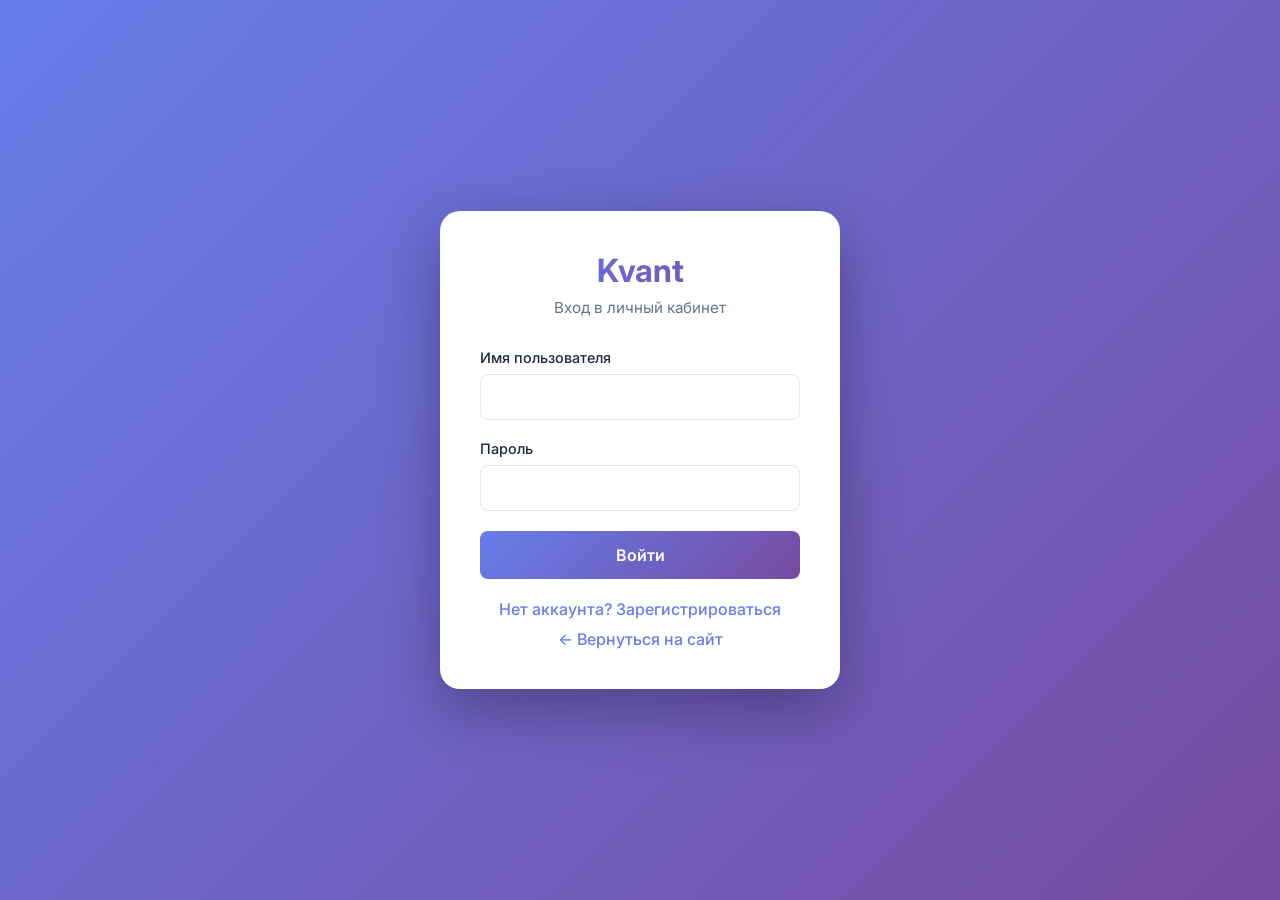
<file: src/main/resources/static/login.html>
<!DOCTYPE html>
<html lang="ru">
<head>
    <meta charset="UTF-8">
    <meta name="viewport" content="width=device-width, initial-scale=1.0">
    <title>Вход - Kvant</title>
    <link href="https://fonts.googleapis.com/css2?family=Inter:wght@400;500;600;700&display=swap" rel="stylesheet">
    <style>
        * {
            margin: 0;
            padding: 0;
            box-sizing: border-box;
        }

        body {
            font-family: 'Inter', -apple-system, BlinkMacSystemFont, 'Segoe UI', Roboto, sans-serif;
            background: linear-gradient(135deg, #667eea 0%, #764ba2 100%);
            min-height: 100vh;
            display: flex;
            align-items: center;
            justify-content: center;
            padding: 20px;
        }

        .login-container {
            background: white;
            border-radius: 20px;
            padding: 40px;
            box-shadow: 0 20px 60px rgba(0, 0, 0, 0.3);
            width: 100%;
            max-width: 400px;
        }

        .logo {
            text-align: center;
            font-size: 2rem;
            font-weight: 700;
            background: linear-gradient(135deg, #667eea 0%, #764ba2 100%);
            -webkit-background-clip: text;
            -webkit-text-fill-color: transparent;
            background-clip: text;
            margin-bottom: 8px;
        }

        .subtitle {
            text-align: center;
            color: #64748b;
            margin-bottom: 32px;
            font-size: 0.95rem;
        }

        .form-group {
            margin-bottom: 20px;
        }

        .form-group label {
            display: block;
            margin-bottom: 8px;
            font-weight: 500;
            color: #1e293b;
            font-size: 0.9rem;
        }

        .form-group input {
            width: 100%;
            padding: 12px 16px;
            border: 1px solid #e2e8f0;
            border-radius: 8px;
            font-size: 1rem;
            font-family: inherit;
            transition: border-color 0.3s;
        }

        .form-group input:focus {
            outline: none;
            border-color: #667eea;
        }

        .btn {
            width: 100%;
            padding: 14px;
            border: none;
            border-radius: 8px;
            font-size: 1rem;
            font-weight: 600;
            cursor: pointer;
            transition: all 0.3s;
            font-family: inherit;
        }

        .btn-primary {
            background: linear-gradient(135deg, #667eea 0%, #764ba2 100%);
            color: white;
        }

        .btn-primary:hover {
            transform: translateY(-2px);
            box-shadow: 0 10px 20px rgba(102, 126, 234, 0.3);
        }

        .error {
            background: #fee2e2;
            color: #991b1b;
            padding: 12px 16px;
            border-radius: 8px;
            margin-bottom: 20px;
            font-size: 0.9rem;
        }

        .success {
            background: #d1fae5;
            color: #065f46;
            padding: 12px 16px;
            border-radius: 8px;
            margin-bottom: 20px;
            font-size: 0.9rem;
        }

        .back-link {
            text-align: center;
            margin-top: 20px;
        }

        .back-link a {
            color: #667eea;
            text-decoration: none;
            font-weight: 500;
        }

        .back-link a:hover {
            text-decoration: underline;
        }
    </style>
</head>
<body>
    <div class="login-container">
        <div class="logo">Kvant</div>
        <p class="subtitle">Вход в личный кабинет</p>
        
        <div id="message"></div>
        
        <form id="loginForm" action="/login" method="post">
            <div class="form-group">
                <label for="username">Имя пользователя</label>
                <input type="text" id="username" name="username" required autocomplete="username">
            </div>
            
            <div class="form-group">
                <label for="password">Пароль</label>
                <input type="password" id="password" name="password" required autocomplete="current-password">
            </div>
            
            <button type="submit" class="btn btn-primary">Войти</button>
        </form>
        
        <div class="back-link">
            <a href="/register.html">Нет аккаунта? Зарегистрироваться</a>
        </div>
        <div class="back-link" style="margin-top:10px;">
            <a href="/">← Вернуться на сайт</a>
        </div>
    </div>

    <script>
        const params = new URLSearchParams(window.location.search);
        if (params.get('error')) {
            document.getElementById('message').innerHTML = '<div class="error">Неверное имя пользователя или пароль</div>';
        }
    </script>
</body>
</html>
</file>
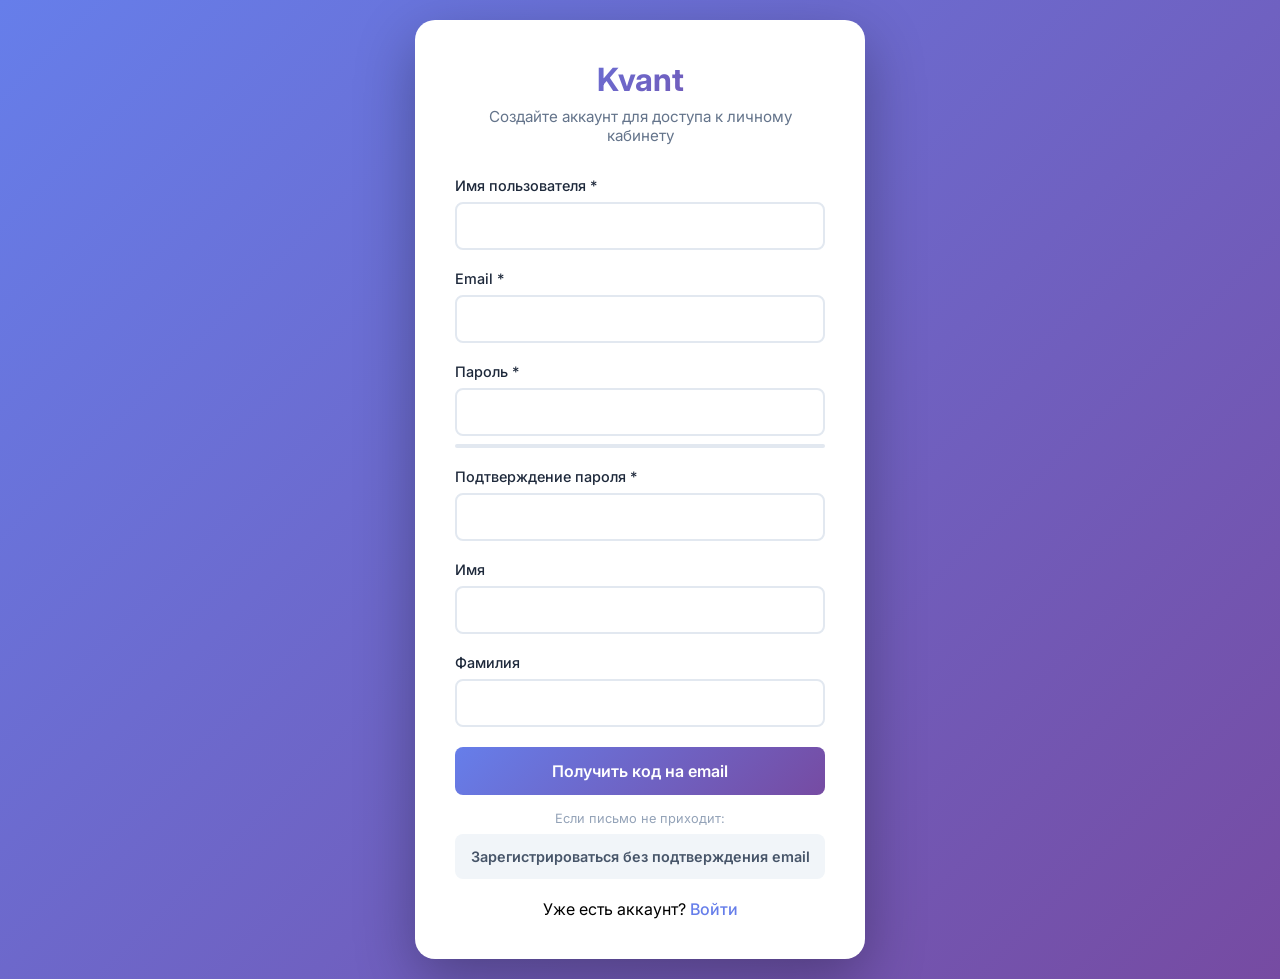
<file: src/main/resources/static/register.html>
<!DOCTYPE html>
<html lang="ru">
<head>
    <meta charset="UTF-8">
    <meta name="viewport" content="width=device-width, initial-scale=1.0">
    <title>Регистрация - Kvant</title>
    <link href="https://fonts.googleapis.com/css2?family=Inter:wght@400;500;600;700&display=swap" rel="stylesheet">
    <style>
        * {
            margin: 0;
            padding: 0;
            box-sizing: border-box;
        }

        body {
            font-family: 'Inter', -apple-system, BlinkMacSystemFont, 'Segoe UI', Roboto, sans-serif;
            background: linear-gradient(135deg, #667eea 0%, #764ba2 100%);
            min-height: 100vh;
            display: flex;
            align-items: center;
            justify-content: center;
            padding: 20px;
        }

        .register-container {
            background: white;
            border-radius: 20px;
            padding: 40px;
            box-shadow: 0 20px 60px rgba(0, 0, 0, 0.3);
            width: 100%;
            max-width: 450px;
        }

        .logo {
            text-align: center;
            font-size: 2rem;
            font-weight: 700;
            background: linear-gradient(135deg, #667eea 0%, #764ba2 100%);
            -webkit-background-clip: text;
            -webkit-text-fill-color: transparent;
            background-clip: text;
            margin-bottom: 8px;
        }

        .subtitle {
            text-align: center;
            color: #64748b;
            margin-bottom: 32px;
            font-size: 0.95rem;
        }

        .form-group {
            margin-bottom: 20px;
        }

        .form-group label {
            display: block;
            margin-bottom: 8px;
            font-weight: 500;
            color: #1e293b;
            font-size: 0.9rem;
        }

        .form-group input {
            width: 100%;
            padding: 12px 16px;
            border: 2px solid #e2e8f0;
            border-radius: 8px;
            font-size: 1rem;
            font-family: inherit;
            transition: border-color 0.3s;
        }

        .form-group input:focus {
            outline: none;
            border-color: #667eea;
        }

        .form-group input.error {
            border-color: #ef4444;
        }

        .form-group input.success {
            border-color: #10b981;
        }

        .error-msg {
            color: #ef4444;
            font-size: 0.8rem;
            margin-top: 6px;
            display: none;
        }

        .error-msg.visible {
            display: block;
        }

        .success-msg {
            color: #10b981;
            font-size: 0.8rem;
            margin-top: 6px;
            display: none;
        }

        .success-msg.visible {
            display: block;
        }

        .btn {
            width: 100%;
            padding: 14px;
            border: none;
            border-radius: 8px;
            font-size: 1rem;
            font-weight: 600;
            cursor: pointer;
            transition: all 0.3s;
            font-family: inherit;
        }

        .btn-primary {
            background: linear-gradient(135deg, #667eea 0%, #764ba2 100%);
            color: white;
        }

        .btn-primary:hover {
            transform: translateY(-2px);
            box-shadow: 0 10px 20px rgba(102, 126, 234, 0.3);
        }

        .btn-primary:disabled {
            opacity: 0.6;
            cursor: not-allowed;
            transform: none;
        }

        .back-link {
            text-align: center;
            margin-top: 20px;
        }

        .back-link a {
            color: #667eea;
            text-decoration: none;
            font-weight: 500;
        }

        .back-link a:hover {
            text-decoration: underline;
        }

        .password-strength {
            margin-top: 8px;
        }

        .password-strength-bar {
            height: 4px;
            background: #e2e8f0;
            border-radius: 2px;
            overflow: hidden;
        }

        .password-strength-fill {
            height: 100%;
            width: 0%;
            transition: width 0.3s, background-color 0.3s;
        }

        .password-strength-text {
            font-size: 0.8rem;
            margin-top: 4px;
            color: #64748b;
        }
    </style>
</head>
<body>
    <div class="register-container">
        <div class="logo">Kvant</div>
        <p class="subtitle">Создайте аккаунт для доступа к личному кабинету</p>

        <div id="message"></div>

        <!-- ШАГ 1: данные -->
        <div id="step1">
            <form id="registerForm">
                <div class="form-group">
                    <label for="username">Имя пользователя *</label>
                    <input type="text" id="username" name="username" required autocomplete="username" minlength="3" maxlength="20">
                    <div class="error-msg" id="usernameError"></div>
                    <div class="success-msg" id="usernameSuccess">Имя пользователя доступно</div>
                </div>

                <div class="form-group">
                    <label for="email">Email *</label>
                    <input type="email" id="email" name="email" required autocomplete="email">
                    <div class="error-msg" id="emailError"></div>
                    <div class="success-msg" id="emailSuccess">Email доступен</div>
                </div>

                <div class="form-group">
                    <label for="password">Пароль *</label>
                    <input type="password" id="password" name="password" required autocomplete="new-password" minlength="8">
                    <div class="error-msg" id="passwordError"></div>
                    <div class="password-strength">
                        <div class="password-strength-bar">
                            <div class="password-strength-fill" id="passwordStrengthFill"></div>
                        </div>
                        <div class="password-strength-text" id="passwordStrengthText"></div>
                    </div>
                </div>

                <div class="form-group">
                    <label for="confirmPassword">Подтверждение пароля *</label>
                    <input type="password" id="confirmPassword" name="confirmPassword" required autocomplete="new-password">
                    <div class="error-msg" id="confirmPasswordError"></div>
                </div>

                <div class="form-group">
                    <label for="firstName">Имя</label>
                    <input type="text" id="firstName" name="firstName" autocomplete="given-name">
                </div>

                <div class="form-group">
                    <label for="lastName">Фамилия</label>
                    <input type="text" id="lastName" name="lastName" autocomplete="family-name">
                </div>

                <button type="submit" class="btn btn-primary" id="sendCodeBtn">Получить код на email</button>
            </form>
            <div style="text-align:center;margin-top:16px;">
                <p style="color:#94a3b8;font-size:0.8rem;margin-bottom:8px;">Если письмо не приходит:</p>
                <button type="button" id="directRegisterBtn" class="btn" style="background:#f1f5f9;color:#475569;font-size:0.9rem;">
                    Зарегистрироваться без подтверждения email
                </button>
            </div>
        </div>

        <!-- ШАГ 2: ввод кода -->
        <div id="step2" style="display:none;">
            <div style="text-align:center;margin-bottom:24px;">
                                <p style="color:#1e293b;font-weight:600;font-size:1.05rem;">Проверьте почту</p>
                <p style="color:#64748b;font-size:0.9rem;margin-top:6px;">Код отправлен на <strong id="emailDisplay"></strong></p>
                <p style="color:#64748b;font-size:0.85rem;margin-top:4px;">Действителен 10 минут</p>
            </div>
            <form id="codeForm">
                <div class="form-group">
                    <label for="verifyCode" style="text-align:center;display:block;">Введите 6-значный код</label>
                    <input type="text" id="verifyCode" maxlength="6" inputmode="numeric" autocomplete="one-time-code"
                        style="text-align:center;font-size:1.8rem;letter-spacing:12px;font-weight:700;" placeholder="000000">
                    <div class="error-msg" id="codeError"></div>
                </div>
                <button type="submit" class="btn btn-primary" id="confirmBtn">Подтвердить и зарегистрироваться</button>
                <button type="button" id="resendBtn" class="btn" style="background:#f1f5f9;color:#475569;margin-top:12px;" disabled>
                    Отправить повторно (<span id="resendTimer">60</span>с)
                </button>
            </form>
            <div style="text-align:center;margin-top:16px;">
                <a href="#" id="backToStep1" style="color:#667eea;text-decoration:none;font-size:0.9rem;">← Изменить данные</a>
            </div>
        </div>

        <div class="back-link">
            Уже есть аккаунт? <a href="/login.html">Войти</a>
        </div>
    </div>

    <script>
        let usernameAvailable = false;
        let emailAvailable = false;
        let usernameTimeout, emailTimeout;
        let pendingEmail = '';
        let resendInterval = null;

        function showMsg(html) { document.getElementById('message').innerHTML = html; }
        function showError(text) { showMsg(`<div style="margin-bottom:16px;padding:12px 16px;background:#fee2e2;color:#991b1b;border-radius:8px;">${text}</div>`); }
        function showSuccess(text) { showMsg(`<div style="margin-bottom:16px;padding:12px 16px;background:#d1fae5;color:#065f46;border-radius:8px;">${text}</div>`); }

        // Проверка username
        document.getElementById('username').addEventListener('input', function(e) {
            const username = e.target.value;
            const err = document.getElementById('usernameError');
            const ok = document.getElementById('usernameSuccess');
            clearTimeout(usernameTimeout);
            if (username.length < 3) {
                err.textContent = 'Минимум 3 символа'; err.classList.add('visible');
                ok.classList.remove('visible'); e.target.classList.add('error'); usernameAvailable = false; return;
            }
            usernameTimeout = setTimeout(async () => {
                try {
                    const r = await fetch(`/api/auth/check-username?username=${encodeURIComponent(username)}`);
                    const d = await r.json();
                    if (d.available) {
                        err.classList.remove('visible'); ok.classList.add('visible');
                        e.target.classList.remove('error'); e.target.classList.add('success'); usernameAvailable = true;
                    } else {
                        err.textContent = 'Имя пользователя уже занято'; err.classList.add('visible');
                        ok.classList.remove('visible'); e.target.classList.remove('success'); e.target.classList.add('error'); usernameAvailable = false;
                    }
                } catch(ex) {}
            }, 500);
        });

        // Проверка email
        document.getElementById('email').addEventListener('input', function(e) {
            const email = e.target.value;
            const err = document.getElementById('emailError');
            const ok = document.getElementById('emailSuccess');
            clearTimeout(emailTimeout);
            if (!/^[^\s@]+@[^\s@]+\.[^\s@]+$/.test(email)) {
                err.textContent = 'Некорректный email'; err.classList.add('visible');
                ok.classList.remove('visible'); e.target.classList.add('error'); emailAvailable = false; return;
            }
            emailTimeout = setTimeout(async () => {
                try {
                    const r = await fetch(`/api/auth/check-email?email=${encodeURIComponent(email)}`);
                    const d = await r.json();
                    if (d.available) {
                        err.classList.remove('visible'); ok.classList.add('visible');
                        e.target.classList.remove('error'); e.target.classList.add('success'); emailAvailable = true;
                    } else {
                        err.textContent = 'Email уже зарегистрирован'; err.classList.add('visible');
                        ok.classList.remove('visible'); e.target.classList.remove('success'); e.target.classList.add('error'); emailAvailable = false;
                    }
                } catch(ex) {}
            }, 500);
        });

        // Надёжность пароля
        document.getElementById('password').addEventListener('input', function(e) {
            const p = e.target.value;
            let s = 0;
            if (p.length >= 8) s++; if (/[a-z]/.test(p)) s++; if (/[A-Z]/.test(p)) s++;
            if (/[0-9]/.test(p)) s++; if (/[^a-zA-Z0-9]/.test(p)) s++;
            const colors = ['#ef4444','#f97316','#eab308','#84cc16','#10b981'];
            const texts  = ['Очень слабый','Слабый','Средний','Хороший','Отличный'];
            document.getElementById('passwordStrengthFill').style.width = `${(s/5)*100}%`;
            document.getElementById('passwordStrengthFill').style.backgroundColor = colors[s-1]||'#e2e8f0';
            document.getElementById('passwordStrengthText').textContent = texts[s-1]||'';
        });

        // Совпадение паролей
        document.getElementById('confirmPassword').addEventListener('input', function(e) {
            const err = document.getElementById('confirmPasswordError');
            if (e.target.value && document.getElementById('password').value !== e.target.value) {
                err.textContent = 'Пароли не совпадают'; err.classList.add('visible'); e.target.classList.add('error');
            } else { err.classList.remove('visible'); e.target.classList.remove('error'); }
        });

        // Отправка кода
        document.getElementById('registerForm').addEventListener('submit', async (e) => {
            e.preventDefault();
            const btn = document.getElementById('sendCodeBtn');
            const username = document.getElementById('username').value.trim();
            const email    = document.getElementById('email').value.trim();
            const password = document.getElementById('password').value;
            const confirmPassword = document.getElementById('confirmPassword').value;
            const firstName = document.getElementById('firstName').value.trim();
            const lastName  = document.getElementById('lastName').value.trim();

            if (!usernameAvailable) { showError('Имя пользователя недоступно'); return; }
            if (!emailAvailable)    { showError('Email недоступен или некорректен'); return; }
            if (password !== confirmPassword) { showError('Пароли не совпадают'); return; }
            if (password.length < 8) { showError('Пароль должен содержать минимум 8 символов'); return; }

            btn.disabled = true; btn.textContent = 'Отправка...';
            showMsg('');
            try {
                const resp = await fetch('/api/auth/send-code', {
                    method: 'POST',
                    headers: { 'Content-Type': 'application/json' },
                    body: JSON.stringify({ username, email, password, firstName, lastName })
                });
                const data = await resp.json();
                if (resp.ok) {
                    pendingEmail = email;
                    document.getElementById('emailDisplay').textContent = email;
                    document.getElementById('step1').style.display = 'none';
                    document.getElementById('step2').style.display = 'block';
                    showSuccess('Код отправлен! Проверьте папку «Входящие» и «Спам».');
                    startResendTimer();
                } else {
                    showError(data.error || 'Ошибка отправки кода');
                    btn.disabled = false; btn.textContent = 'Получить код на email';
                }
            } catch(ex) {
                showError('Ошибка соединения');
                btn.disabled = false; btn.textContent = 'Получить код на email';
            }
        });

        // Прямая регистрация без кода
        document.getElementById('directRegisterBtn').addEventListener('click', async () => {
            const btn = document.getElementById('directRegisterBtn');
            const username = document.getElementById('username').value.trim();
            const email    = document.getElementById('email').value.trim();
            const password = document.getElementById('password').value;
            const confirmPassword = document.getElementById('confirmPassword').value;
            const firstName = document.getElementById('firstName').value.trim();
            const lastName  = document.getElementById('lastName').value.trim();

            if (password !== confirmPassword) { showError('Пароли не совпадают'); return; }
            if (password.length < 8) { showError('Пароль должен содержать минимум 8 символов'); return; }

            btn.disabled = true; btn.textContent = 'Регистрация...';
            showMsg('');
            try {
                const resp = await fetch('/api/auth/register-direct', {
                    method: 'POST',
                    headers: { 'Content-Type': 'application/json' },
                    body: JSON.stringify({ username, email, password, firstName, lastName })
                });
                const data = await resp.json();
                if (resp.ok) {
                    showSuccess('Регистрация успешна! Перенаправление...');
                    setTimeout(() => { window.location.href = '/login.html'; }, 1500);
                } else {
                    showError(data.error || 'Ошибка регистрации');
                    btn.disabled = false; btn.textContent = 'Зарегистрироваться без подтверждения';
                }
            } catch(ex) {
                showError('Ошибка соединения');
                btn.disabled = false; btn.textContent = 'Зарегистрироваться без подтверждения';
            }
        });

        // Подтверждение кода
        document.getElementById('codeForm').addEventListener('submit', async (e) => {
            e.preventDefault();
            const code = document.getElementById('verifyCode').value.trim();
            const btn  = document.getElementById('confirmBtn');
            const err  = document.getElementById('codeError');
            if (!/^\d{6}$/.test(code)) {
                err.textContent = 'Введите 6 цифр'; err.classList.add('visible'); return;
            }
            err.classList.remove('visible');
            btn.disabled = true; btn.textContent = 'Проверка...';
            try {
                const resp = await fetch('/api/auth/register', {
                    method: 'POST',
                    headers: { 'Content-Type': 'application/json' },
                    body: JSON.stringify({ email: pendingEmail, code })
                });
                const data = await resp.json();
                if (resp.ok) {
                    showSuccess('Регистрация успешна! Перенаправление на страницу входа...');
                    document.getElementById('step2').style.display = 'none';
                    setTimeout(() => { window.location.href = '/login.html'; }, 2000);
                } else {
                    err.textContent = data.error || 'Неверный код'; err.classList.add('visible');
                    btn.disabled = false; btn.textContent = 'Подтвердить и зарегистрироваться';
                }
            } catch(ex) {
                err.textContent = 'Ошибка соединения'; err.classList.add('visible');
                btn.disabled = false; btn.textContent = 'Подтвердить и зарегистрироваться';
            }
        });

        // Таймер повторной отправки
        function startResendTimer() {
            let sec = 60;
            document.getElementById('resendTimer').textContent = sec;
            document.getElementById('resendBtn').disabled = true;
            clearInterval(resendInterval);
            resendInterval = setInterval(() => {
                sec--;
                document.getElementById('resendTimer').textContent = sec;
                if (sec <= 0) {
                    clearInterval(resendInterval);
                    const btn = document.getElementById('resendBtn');
                    btn.disabled = false;
                    btn.textContent = 'Отправить повторно';
                }
            }, 1000);
        }

        document.getElementById('resendBtn').addEventListener('click', async () => {
            document.getElementById('step2').style.display = 'none';
            document.getElementById('step1').style.display = 'block';
            document.getElementById('sendCodeBtn').disabled = false;
            document.getElementById('sendCodeBtn').textContent = 'Получить код на email';
            showMsg('');
        });

        document.getElementById('backToStep1').addEventListener('click', (e) => {
            e.preventDefault();
            document.getElementById('step2').style.display = 'none';
            document.getElementById('step1').style.display = 'block';
            document.getElementById('sendCodeBtn').disabled = false;
            document.getElementById('sendCodeBtn').textContent = 'Получить код на email';
            showMsg('');
        });
    </script>
</body>
</html>
</file>
